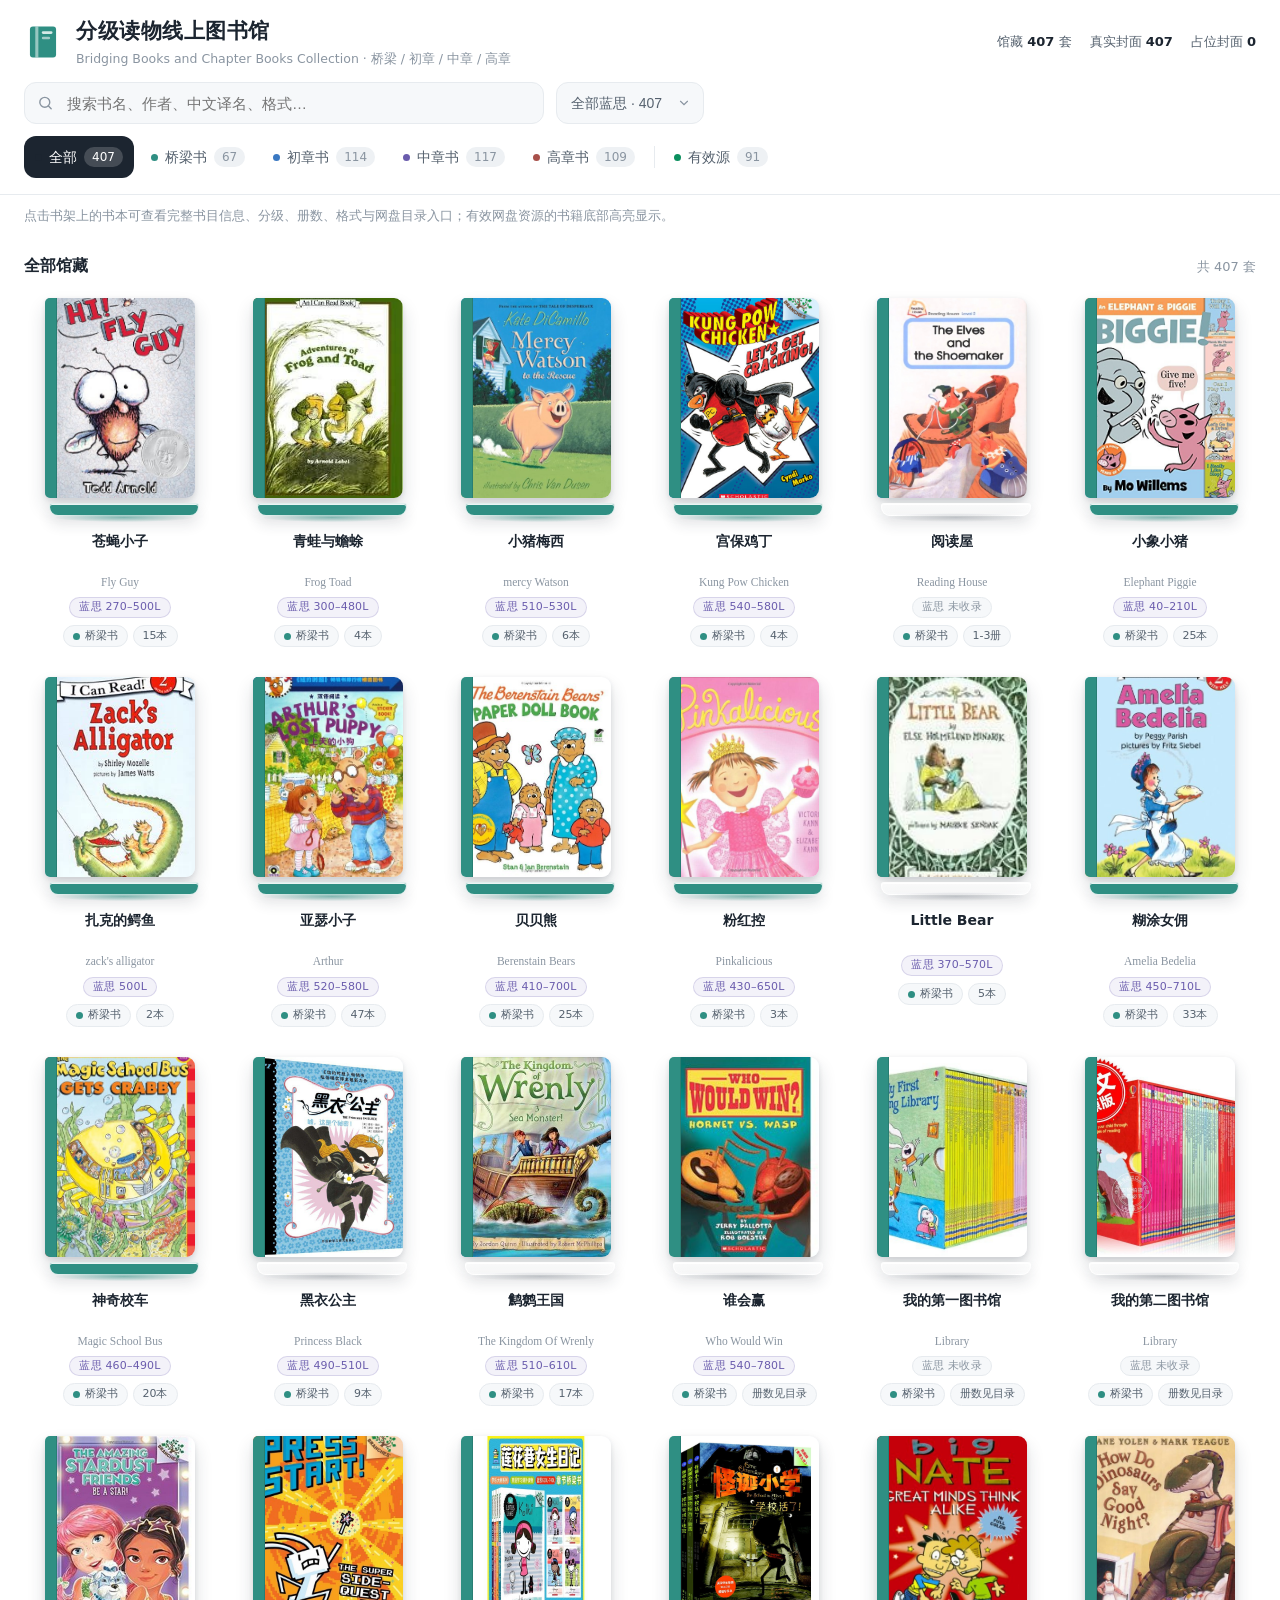
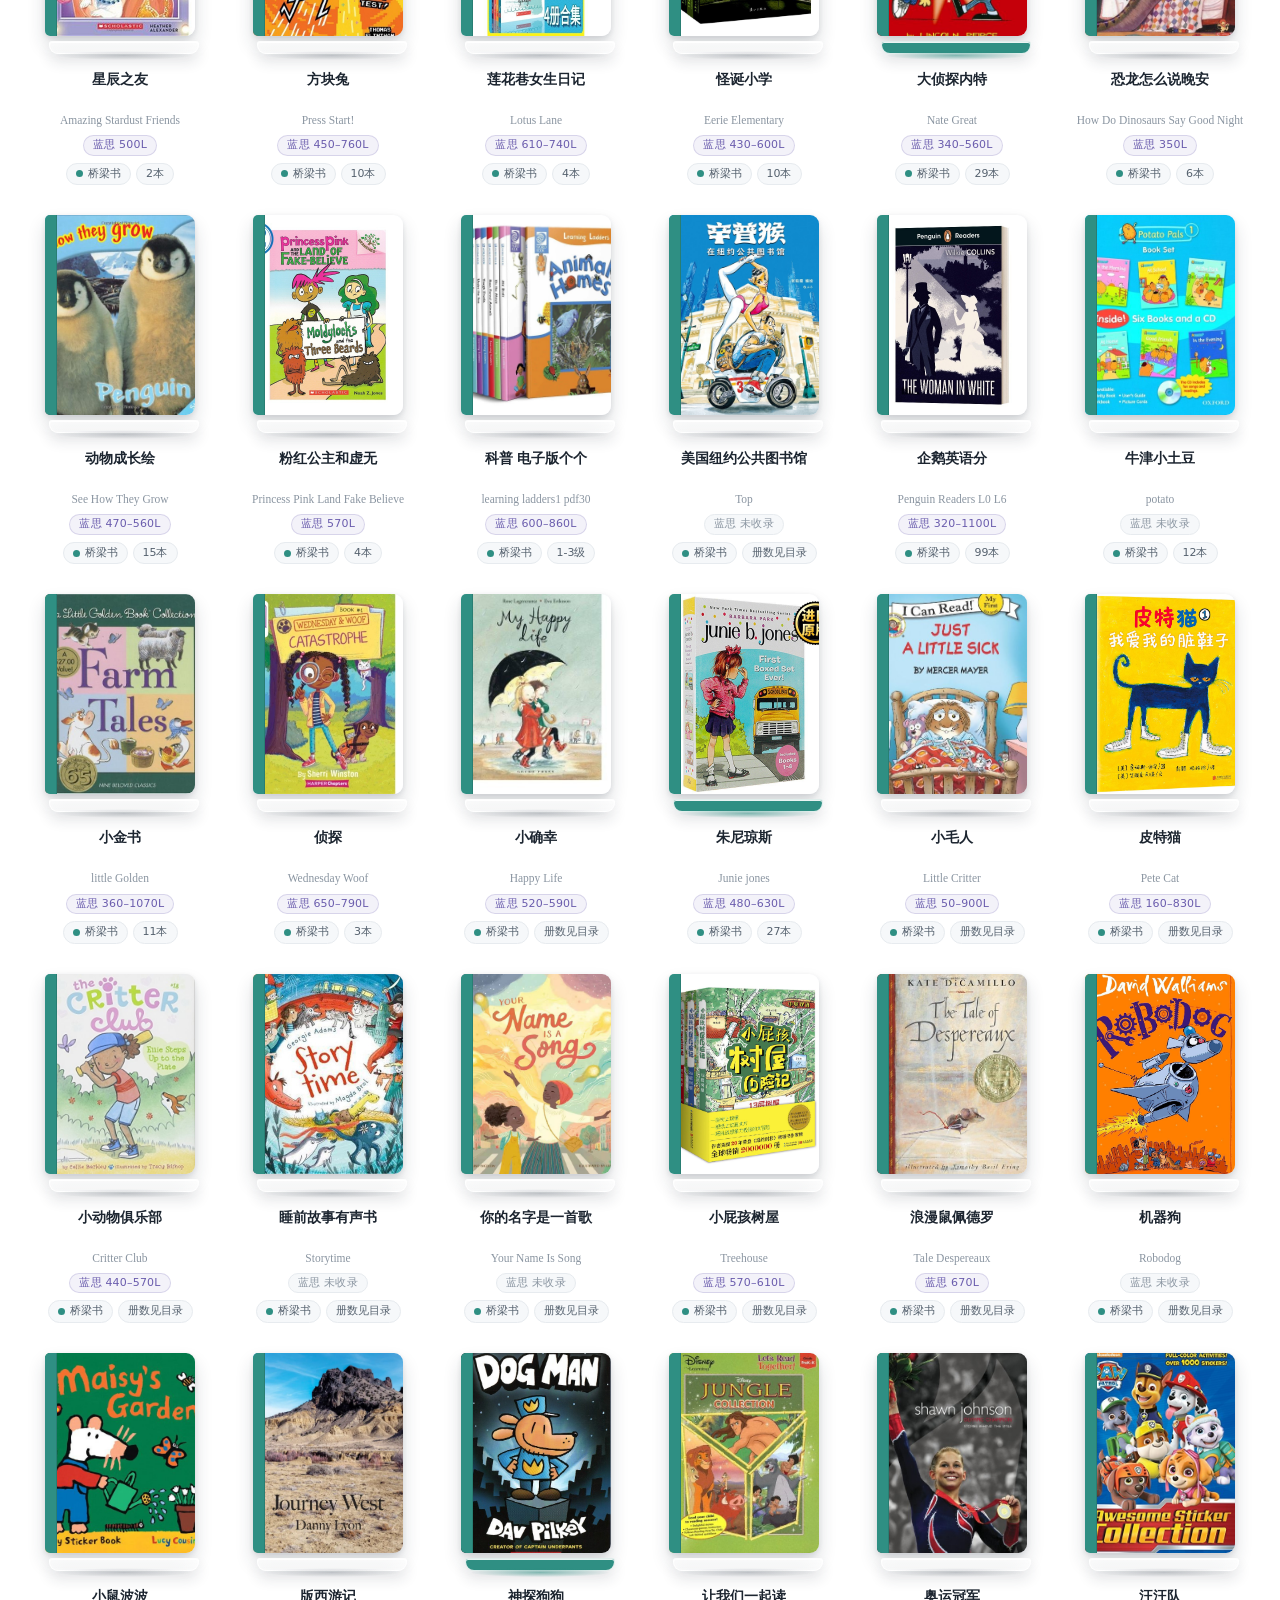
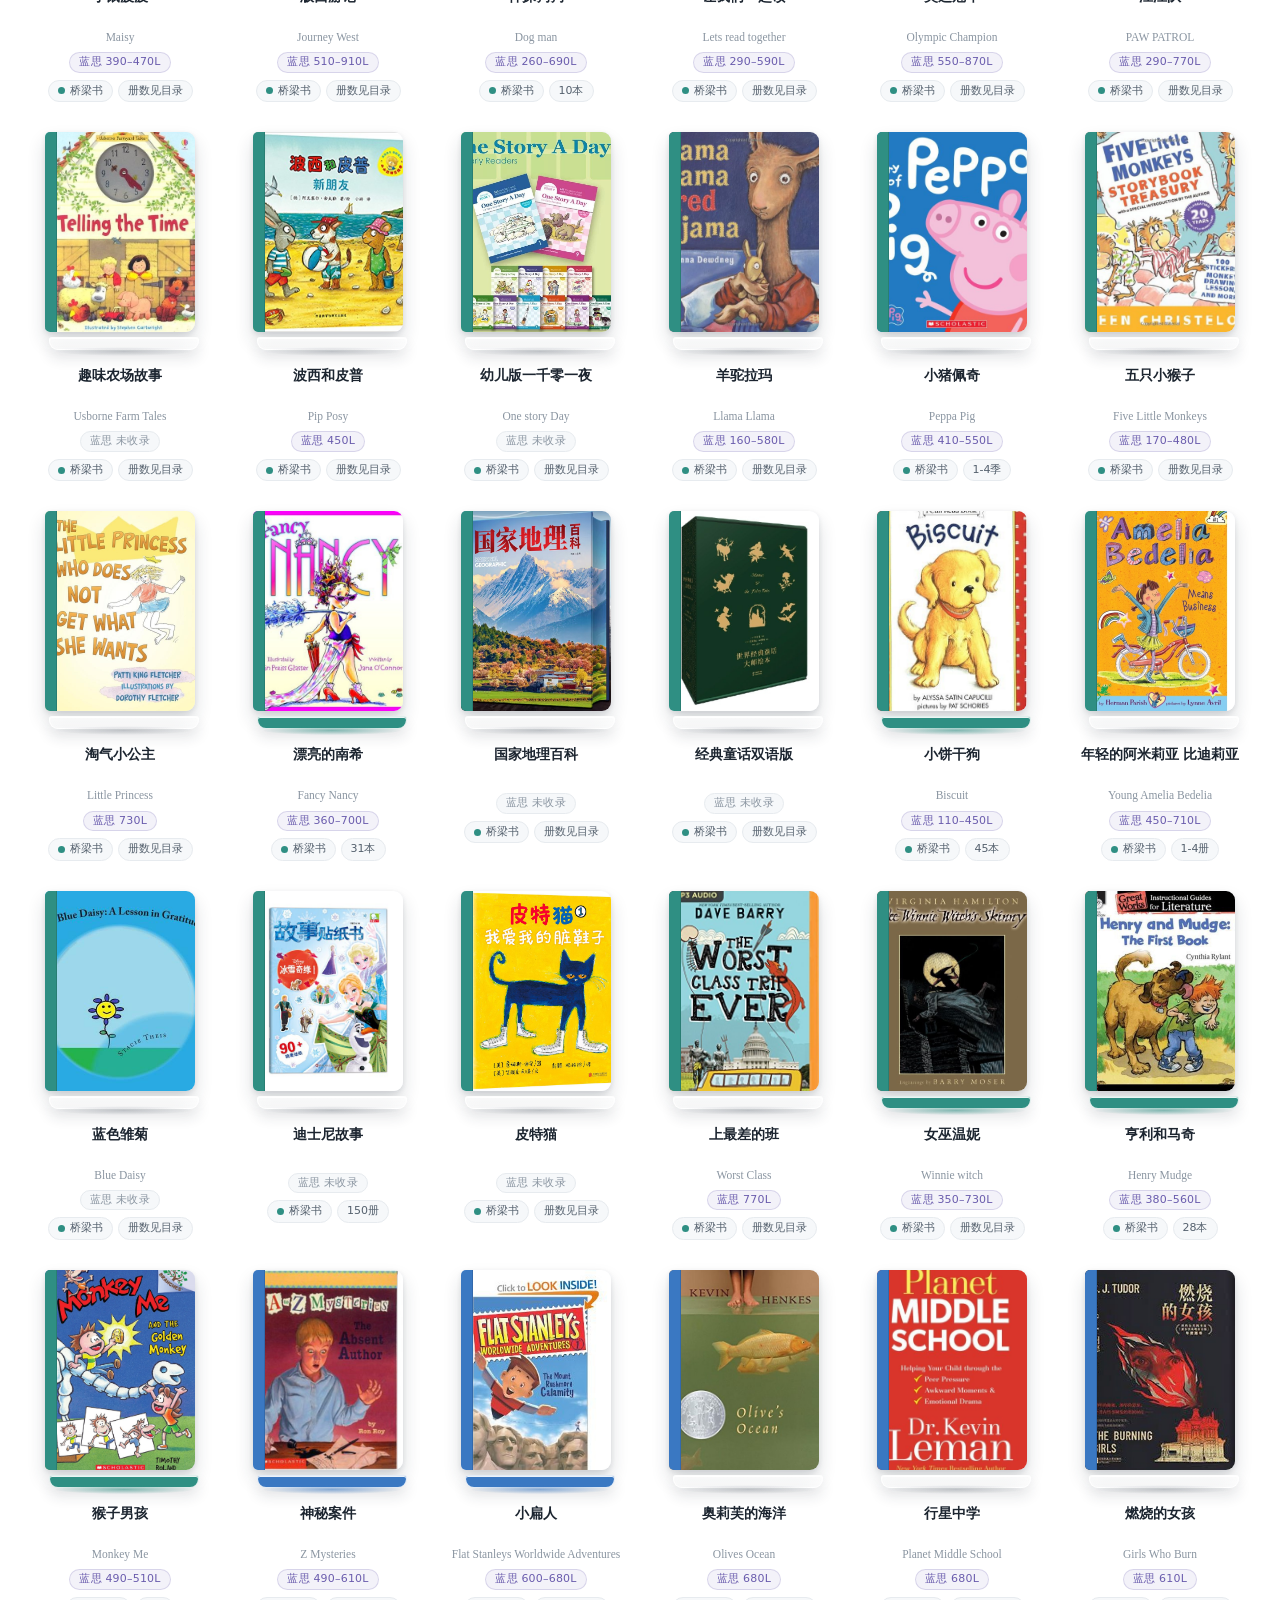
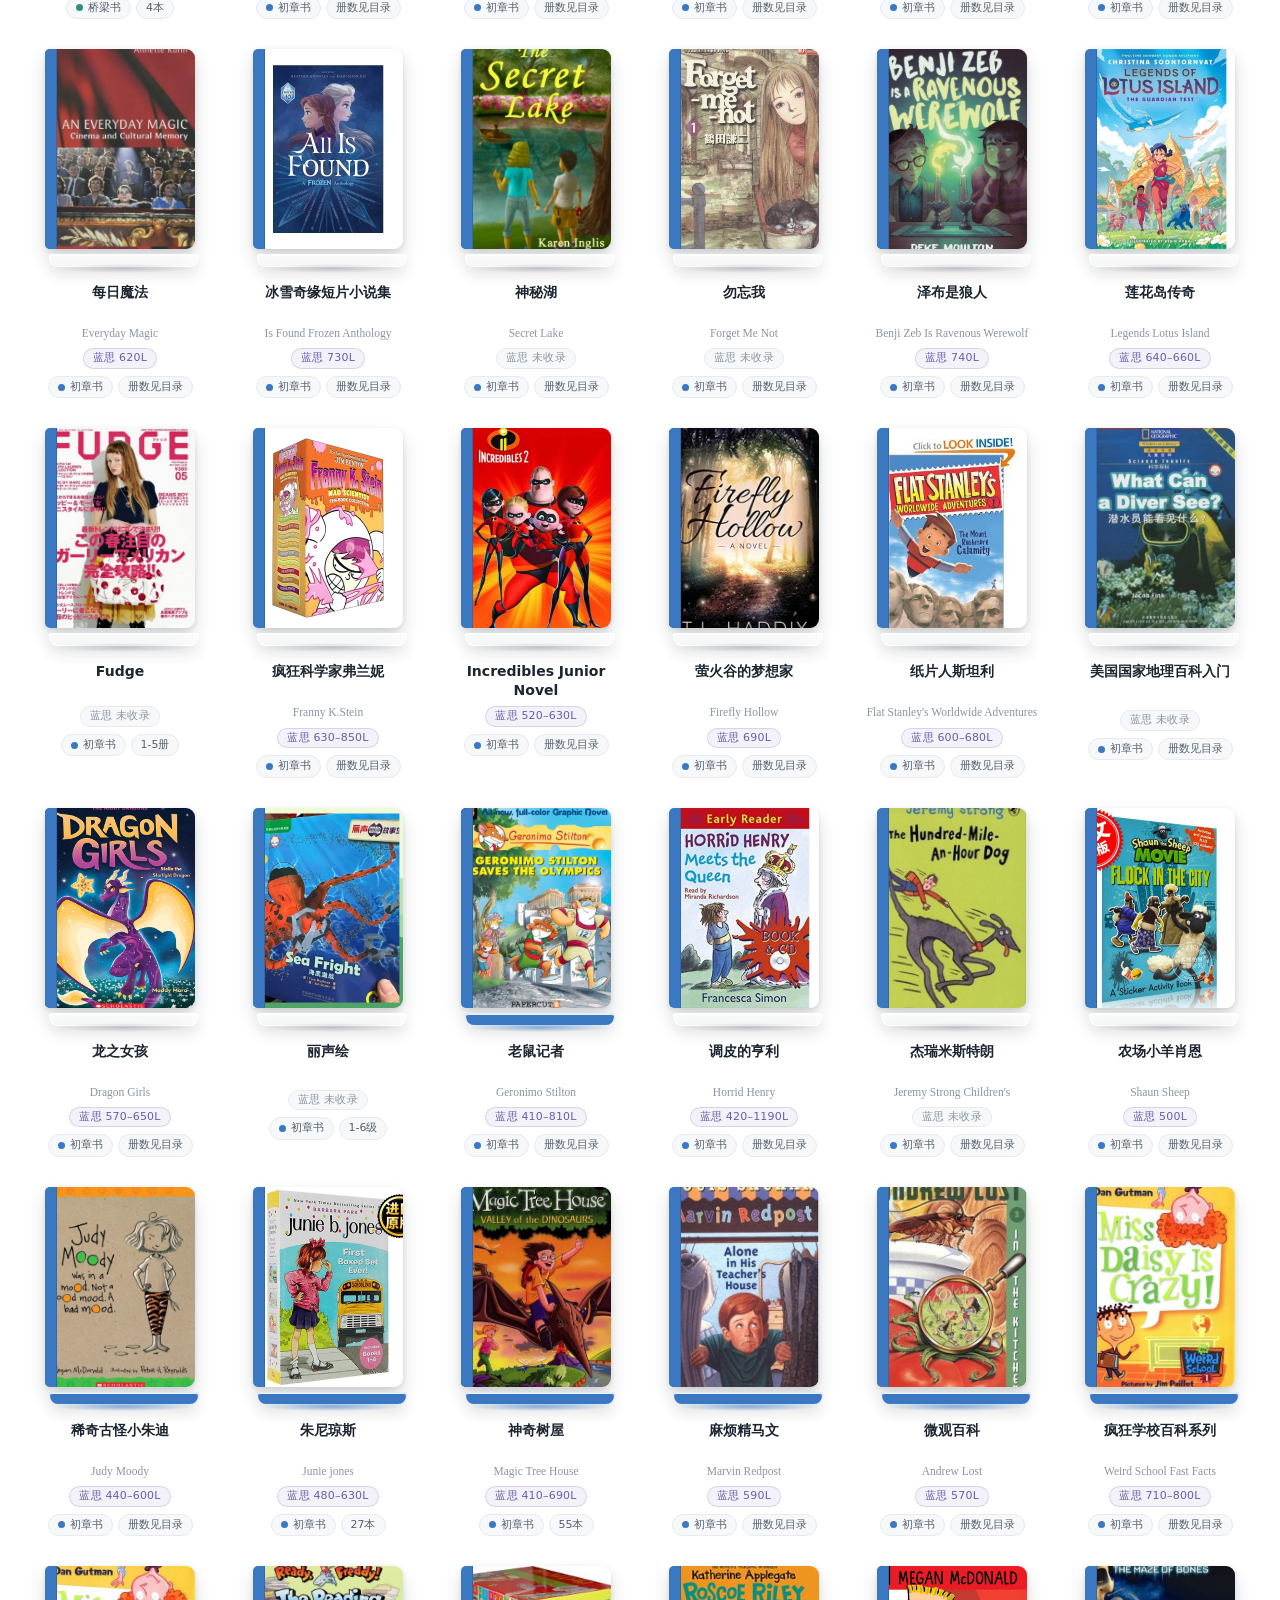
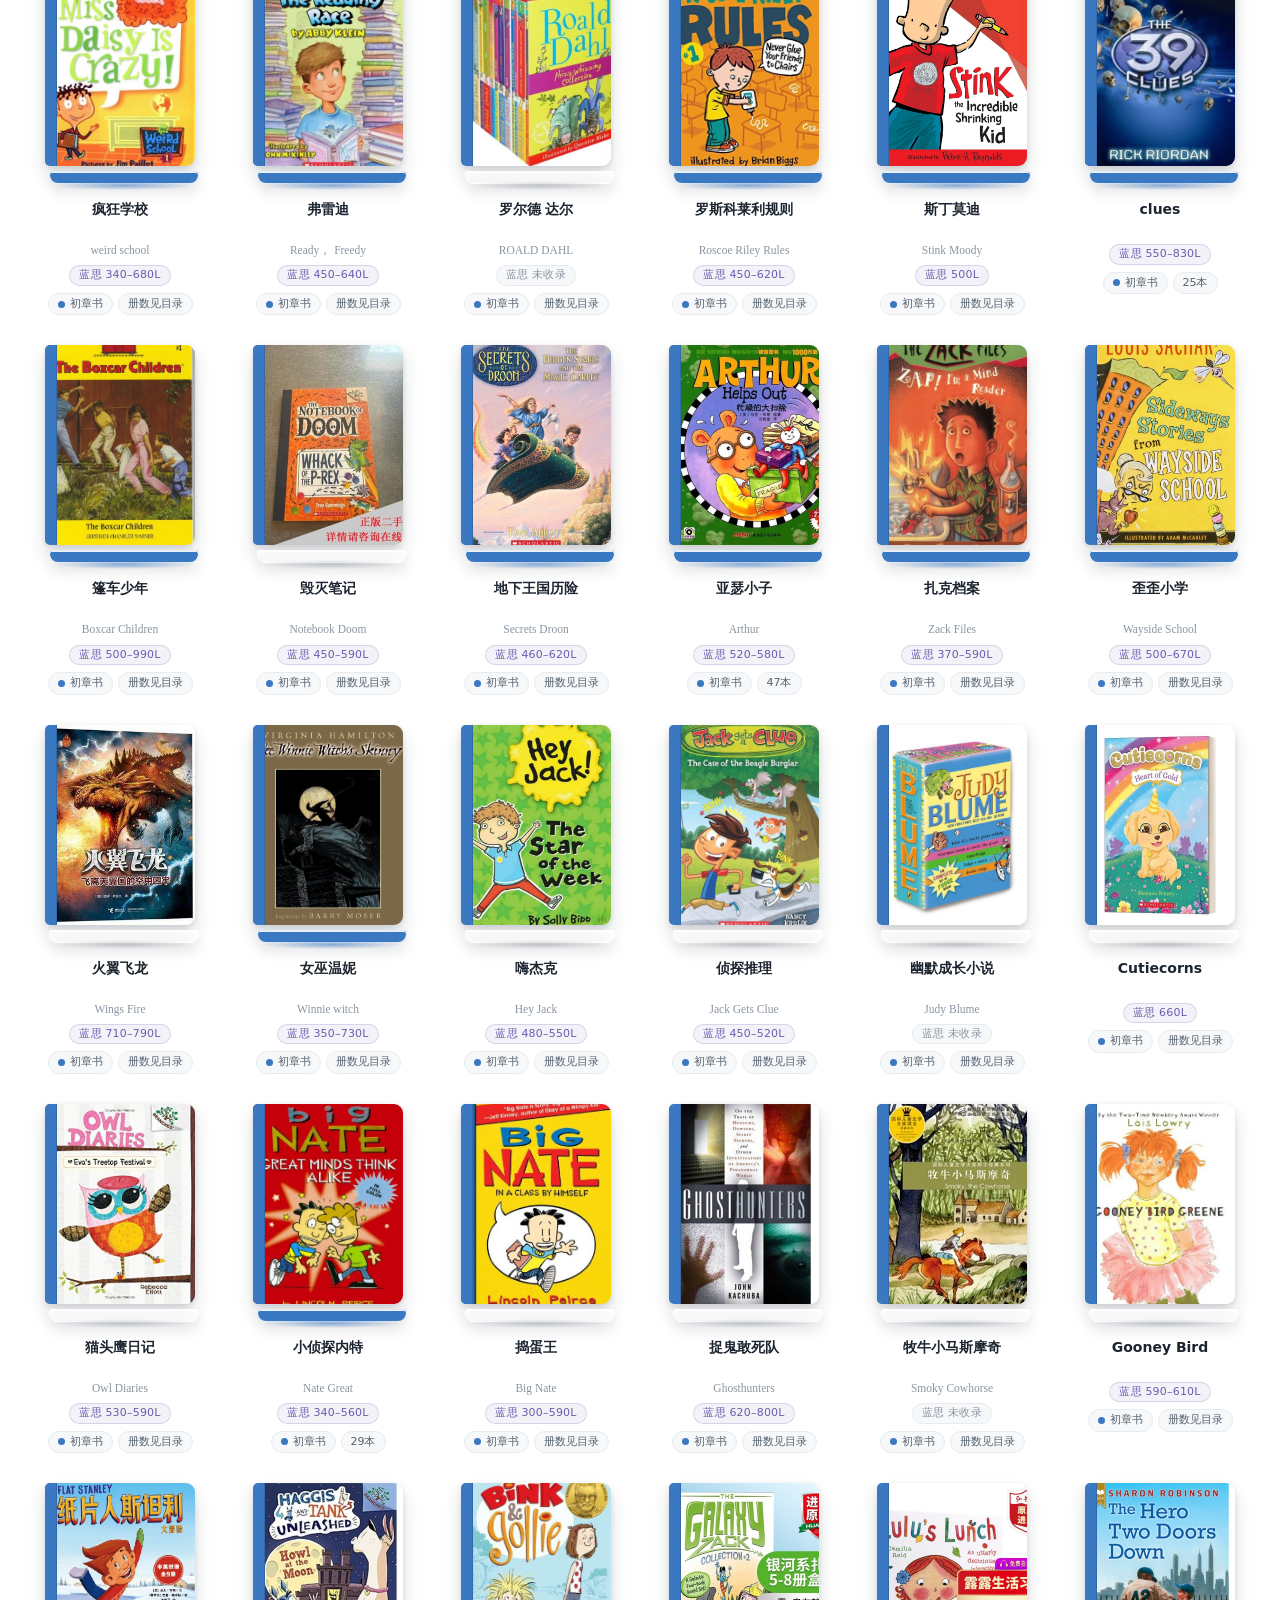
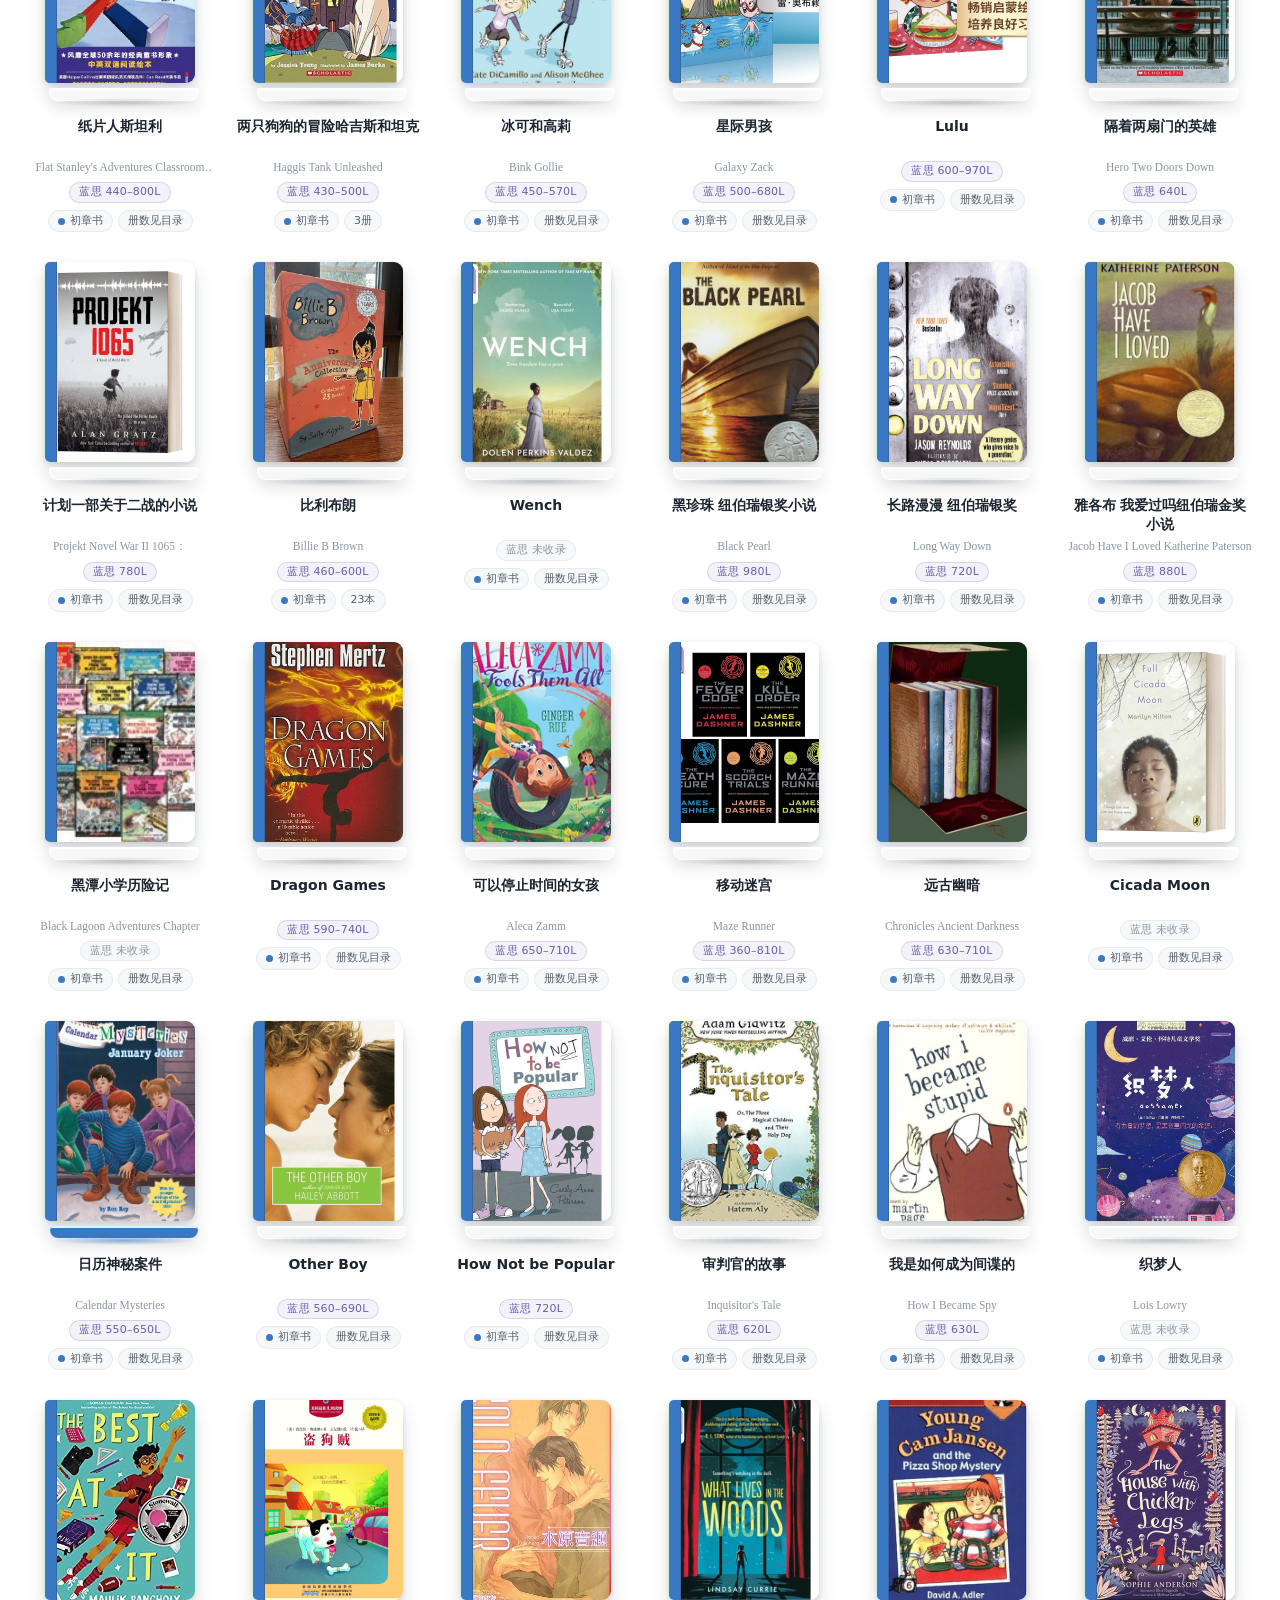
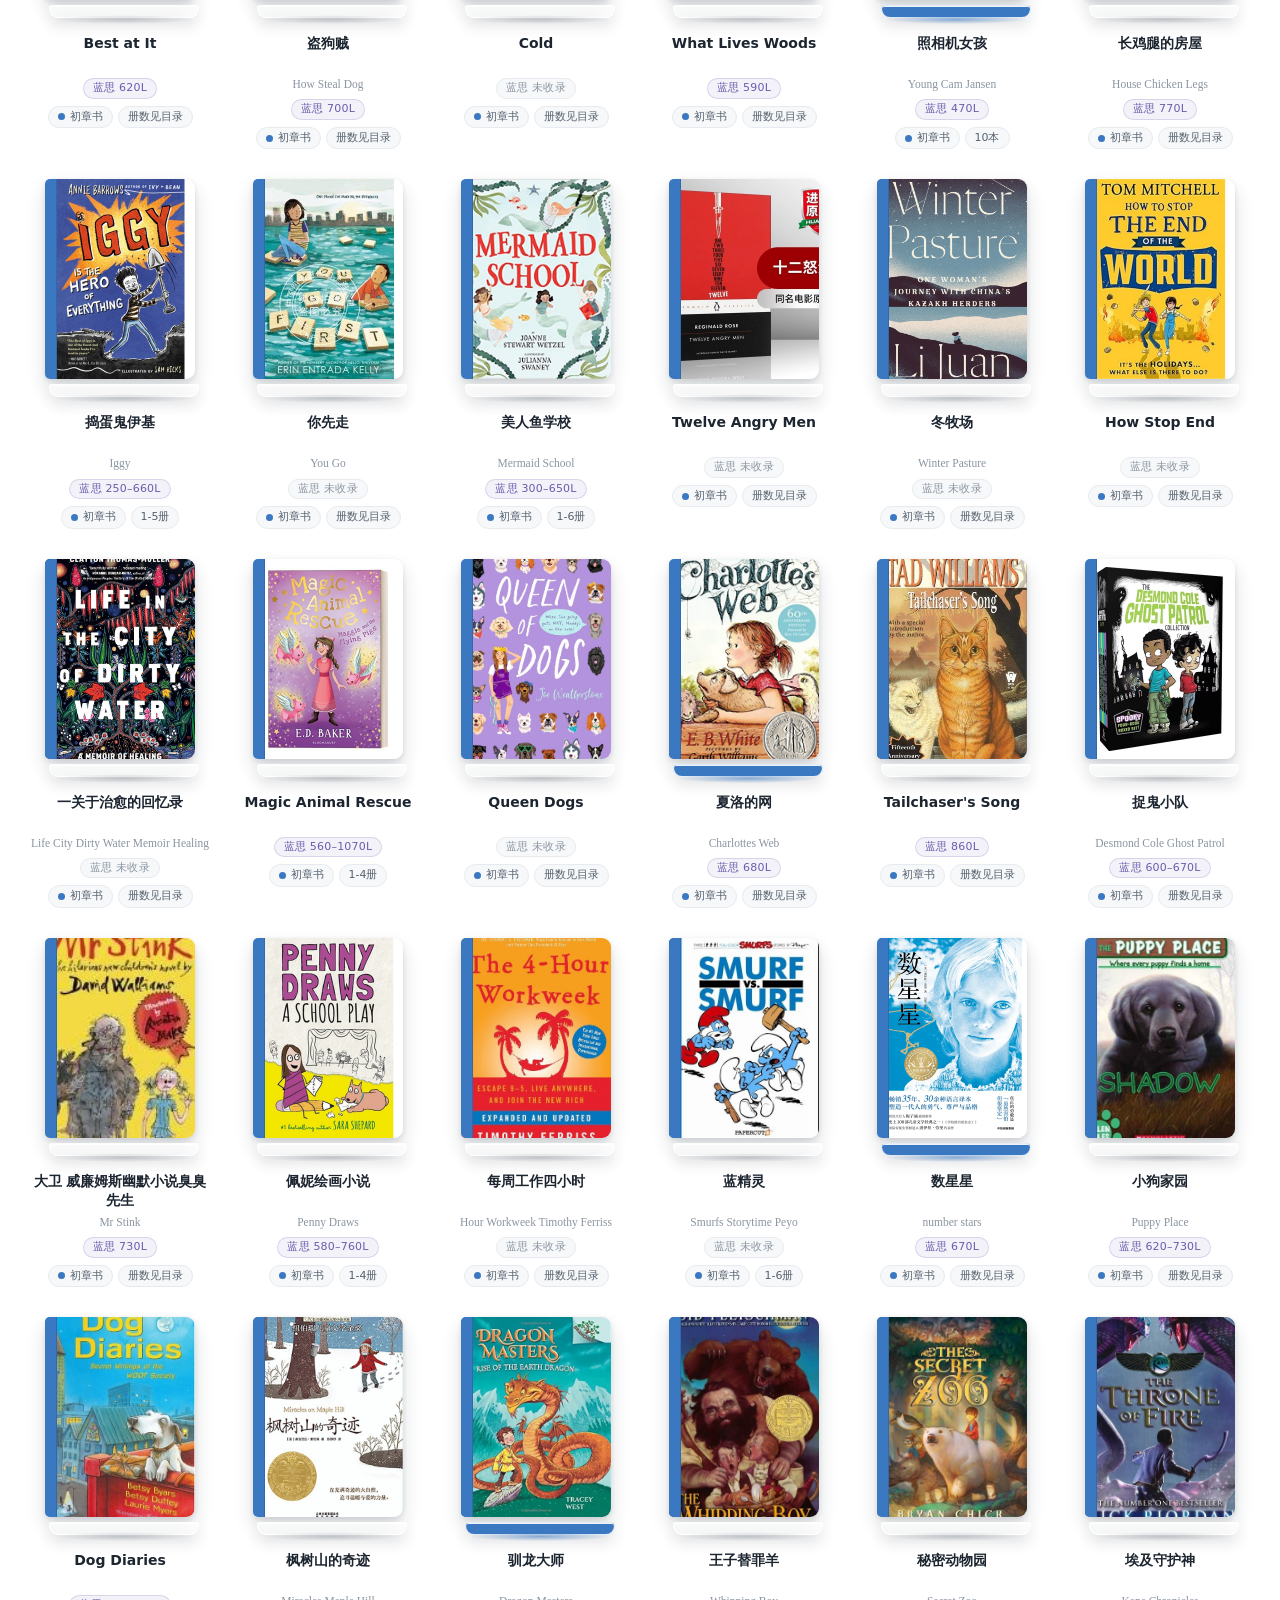
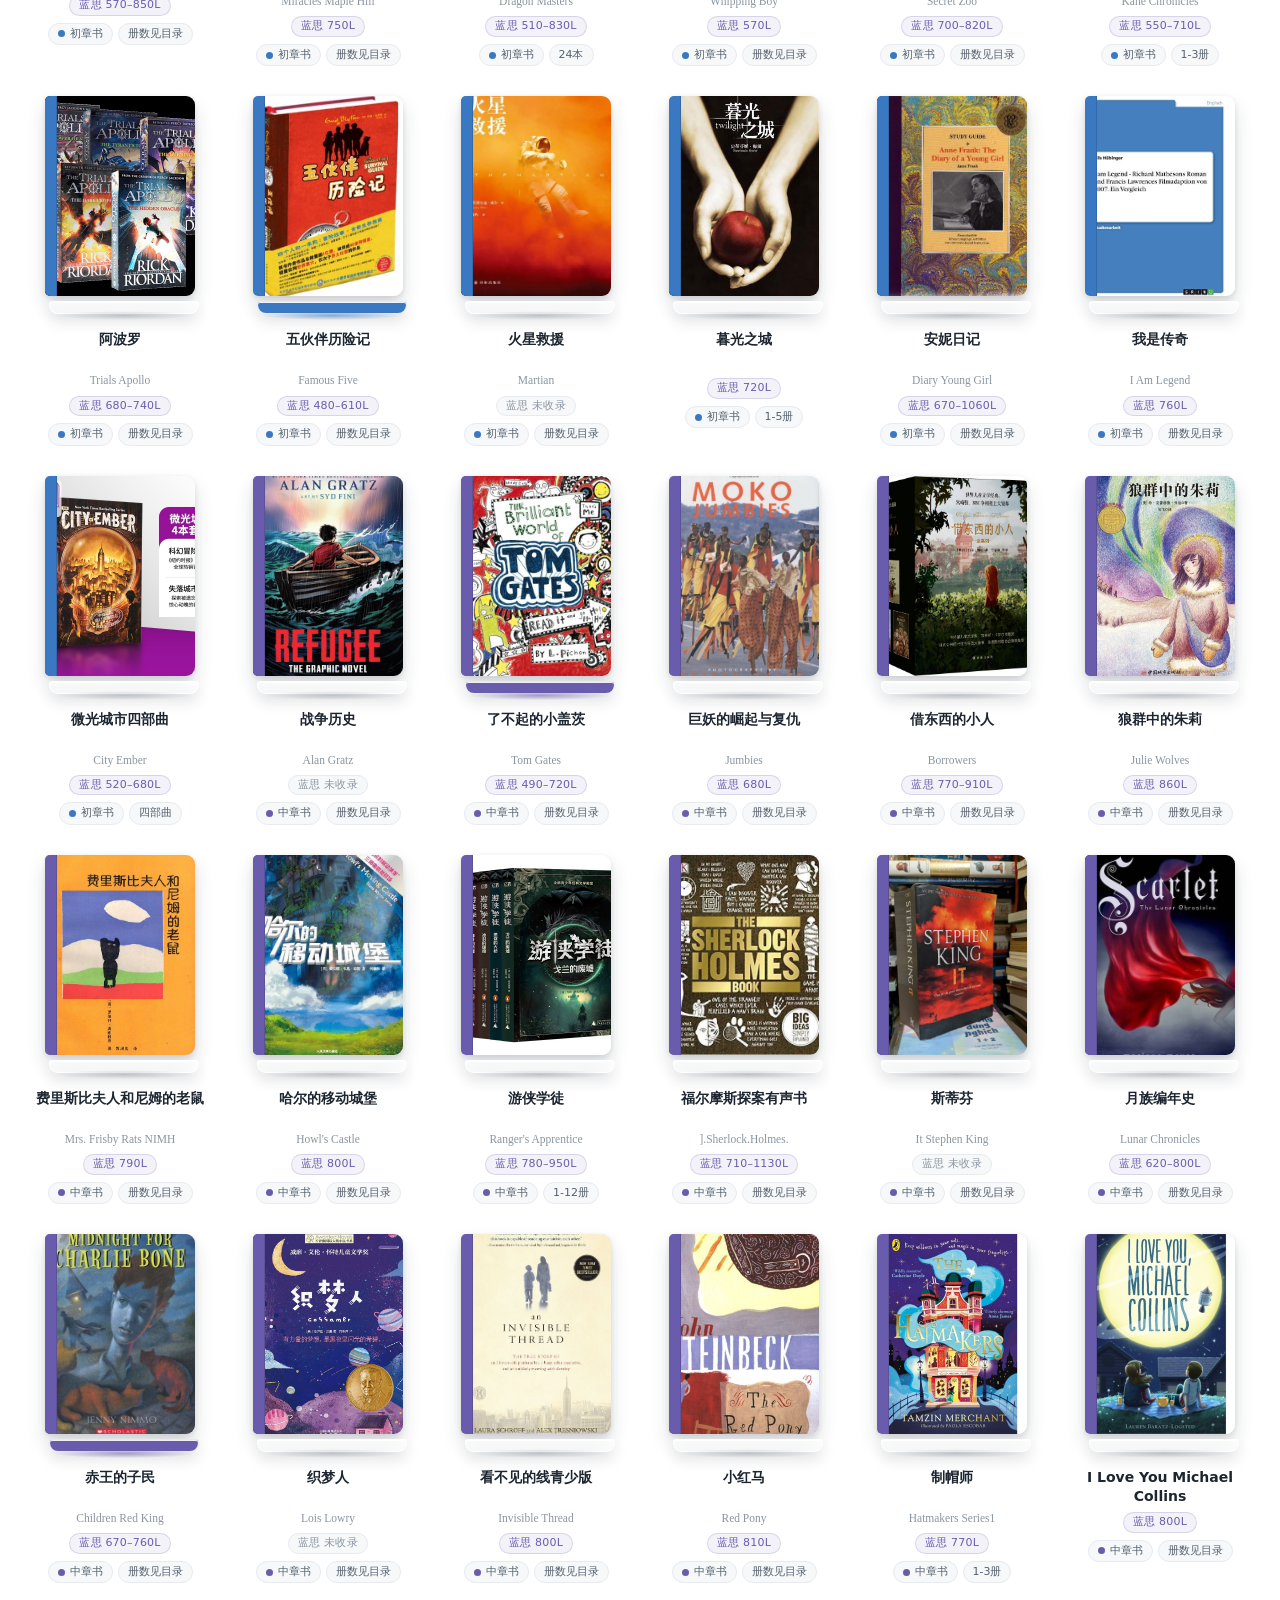
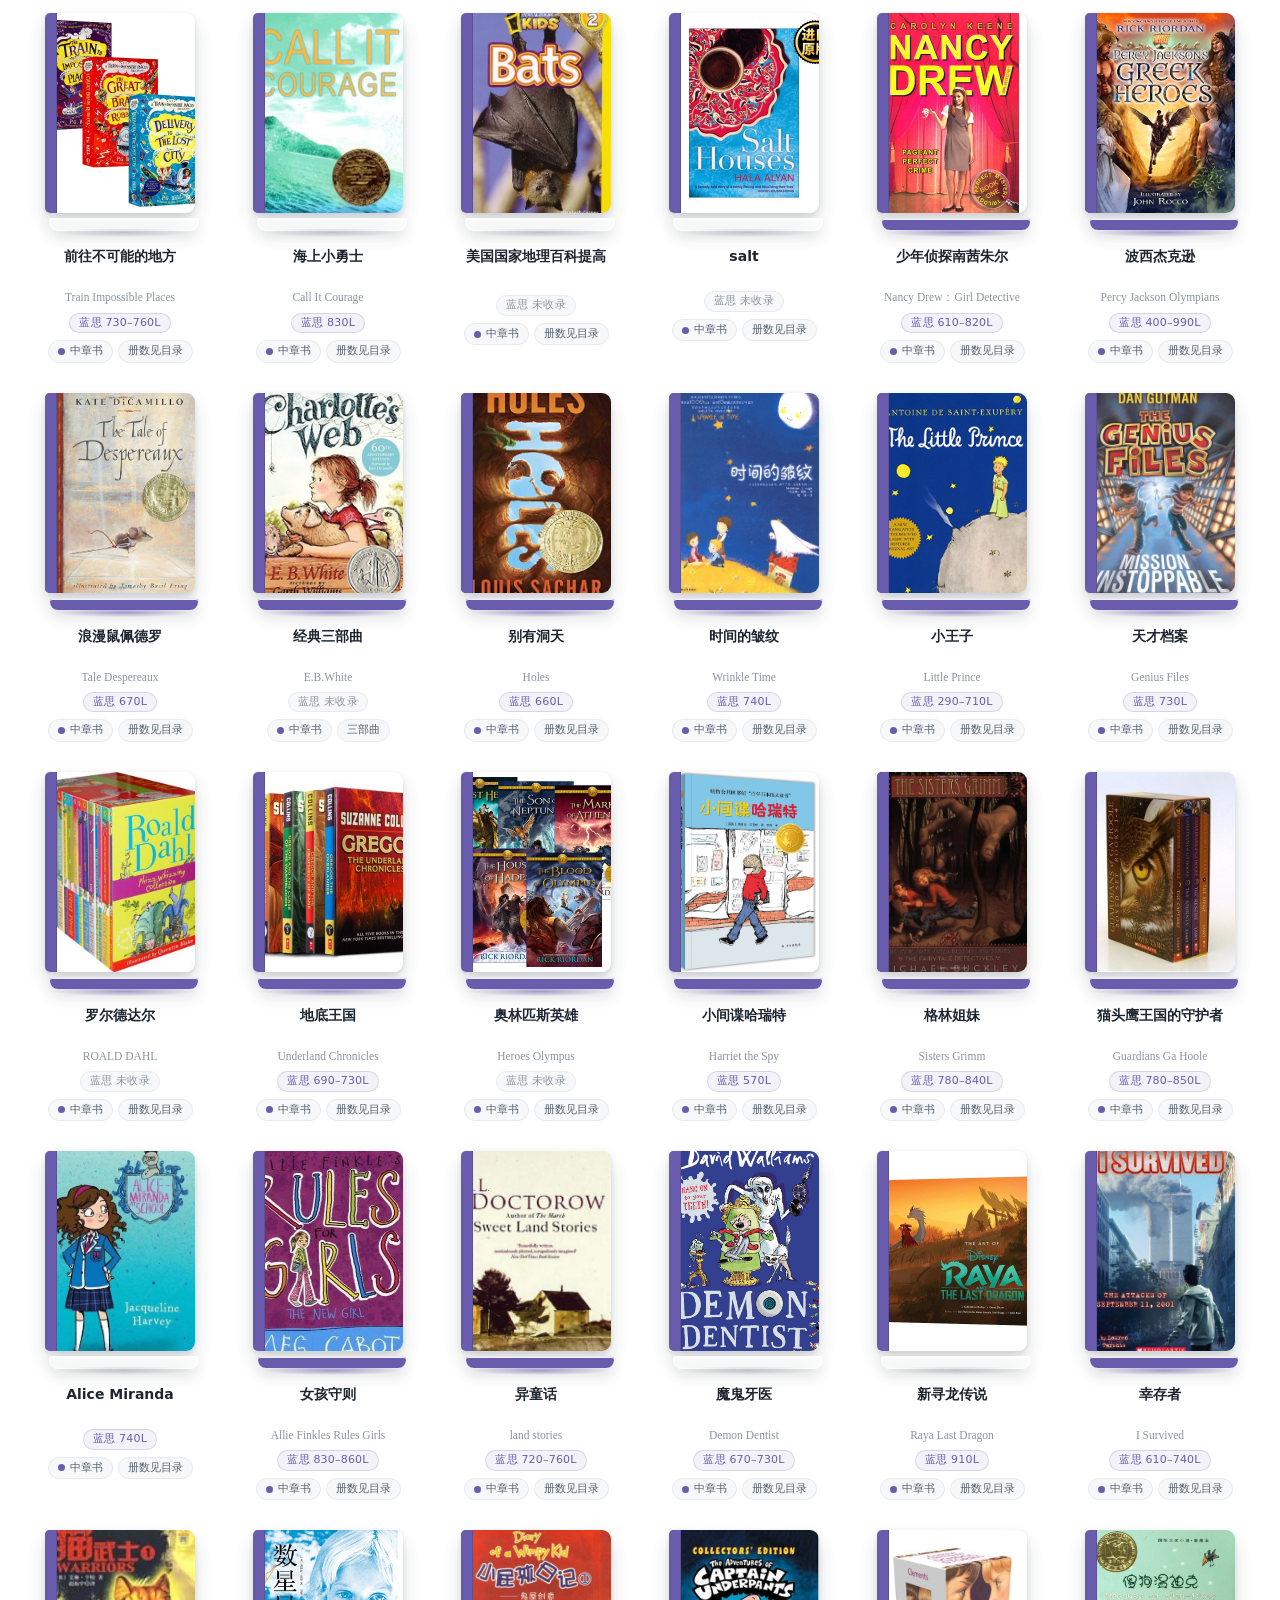
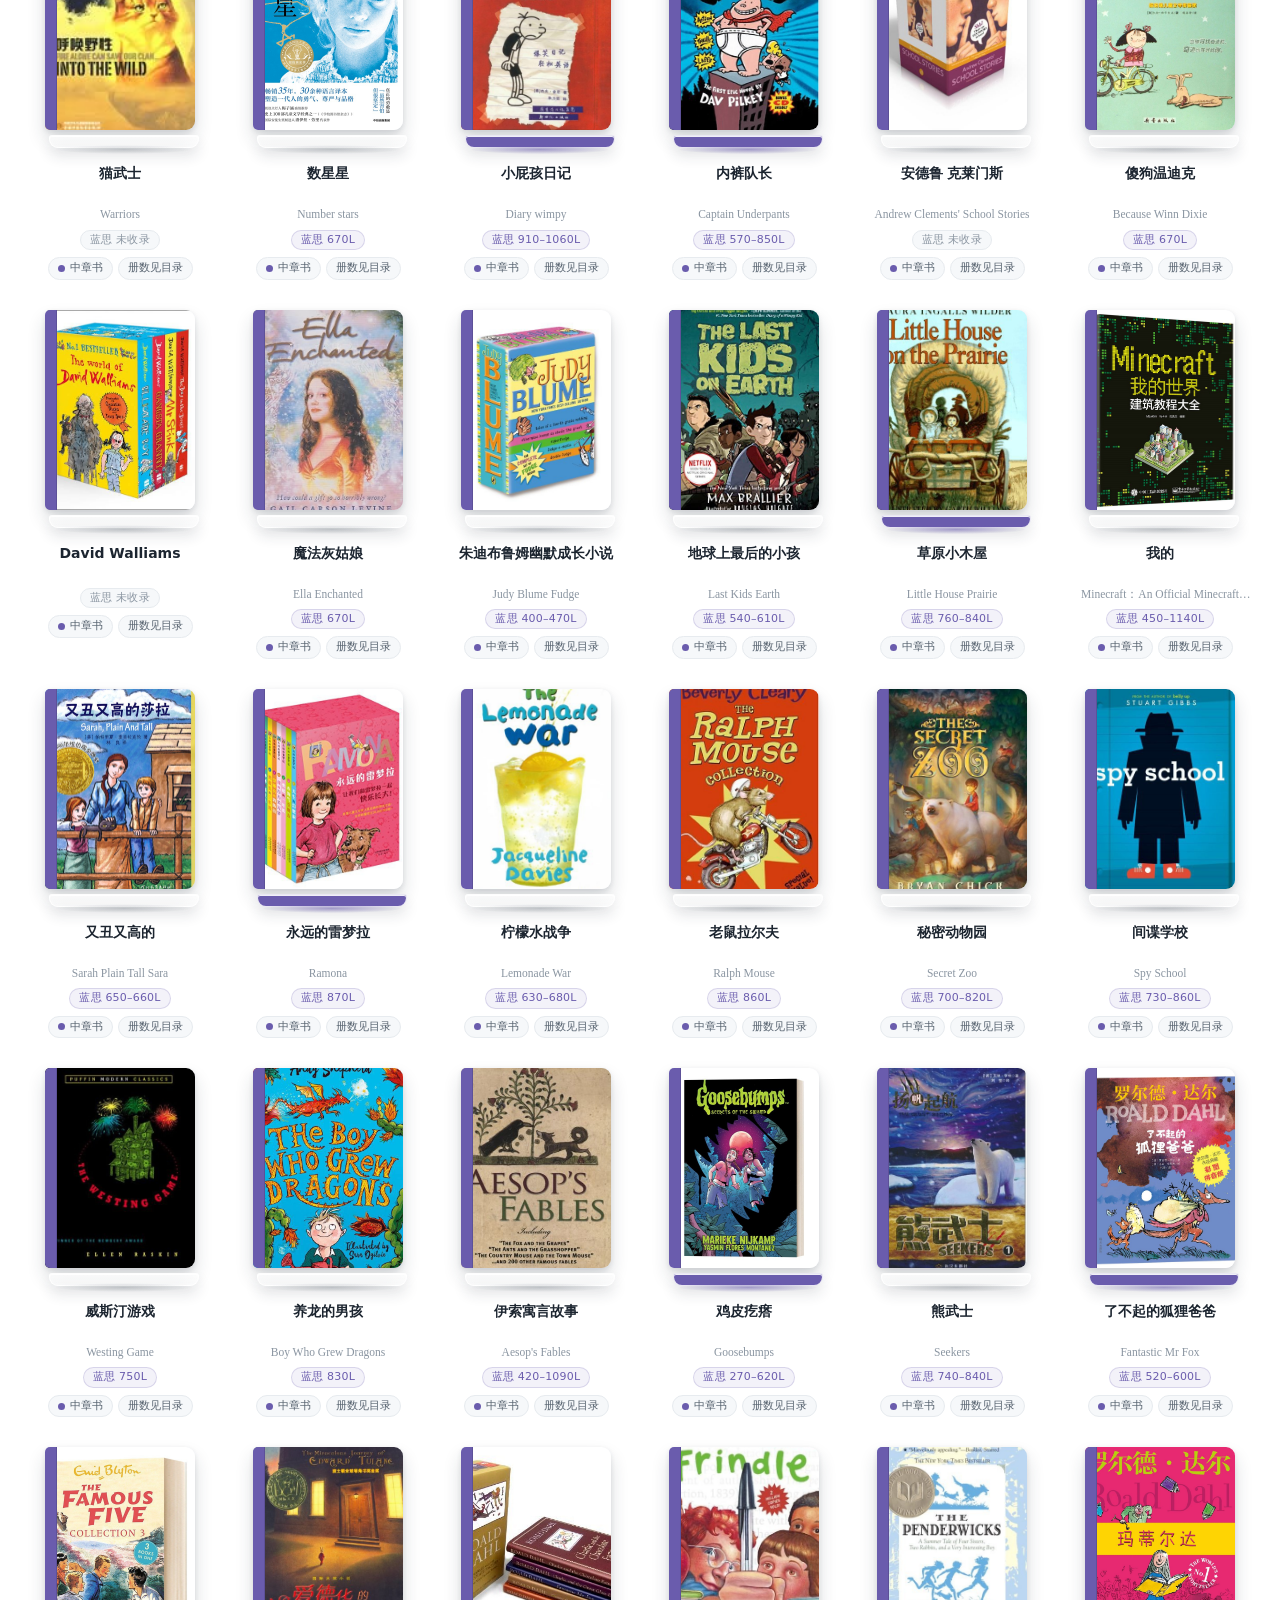
<file: index.html>
<!DOCTYPE html>
<html lang="zh-CN">
    <head>
        <meta charset="utf-8">
            <meta content="width=device-width, initial-scale=1" name="viewport">
                <title>
                    分级读物线上图书馆 · Bridging & Chapter Books
                </title>
                <link href="data:image/svg+xml,%3Csvg xmlns='http://www.w3.org/2000/svg' viewBox='0 0 32 32'%3E%3Crect x='6' y='4' width='20' height='24' rx='2' fill='%232f8f83'/%3E%3Crect x='10' y='4' width='2.4' height='24' fill='%23ffffff' opacity='.55'/%3E%3C/svg%3E" rel="icon"></link>
                <link rel="stylesheet" type="text/css" href="assets/main.css">
            </meta>
        </meta>
    </head>
    <body>
        <header class="top">
            <div class="top-inner">
                <div class="brand-row">
                    <svg aria-hidden="true" class="brand-mark" fill="none" viewbox="0 0 32 32">
                        <rect fill="#2f8f83" height="26" rx="2.5" width="22" x="5" y="3">
                        </rect>
                        <rect fill="#fff" height="26" opacity=".5" width="2.6" x="9.5" y="3">
                        </rect>
                        <rect fill="#fff" height="2.2" opacity=".8" rx="1.1" width="9" x="15" y="7">
                        </rect>
                        <rect fill="#fff" height="2.2" opacity=".55" rx="1.1" width="7" x="15" y="11.5">
                        </rect>
                    </svg>
                    <div class="brand">
                        <h1>
                            分级读物线上图书馆
                        </h1>
                        <p>
                            Bridging Books and Chapter Books Collection · 桥梁 / 初章 / 中章 / 高章
                        </p>
                    </div>
                    <div class="top-stats">
                        <span>
                            馆藏
                            <b id="stat-total">
                                0
                            </b>
                            套
                        </span>
                        <span>
                            真实封面
                            <b id="stat-match">
                                0
                            </b>
                        </span>
                        <span>
                            占位封面
                            <b id="stat-ph">
                                0
                            </b>
                        </span>
                    </div>
                </div>
                <div class="search-row">
                    <div class="search-box">
                        <svg fill="none" stroke="currentColor" stroke-linecap="round" stroke-width="2" viewbox="0 0 24 24">
                            <circle cx="11" cy="11" r="7">
                            </circle>
                            <path d="m20 20-3.8-3.8">
                            </path>
                        </svg>
                        <input aria-label="搜索书目" autocomplete="off" id="search" placeholder="搜索书名、作者、中文译名、格式…" type="search">
                        </input>
                    </div>
                    <div class="lx-filter">
                        <select aria-label="按蓝思值筛选" class="lx-select" id="lx">
                        </select>
                    </div>
                    <nav aria-label="分级筛选" class="tabs" id="tabs">
                    </nav>
                </div>
            </div>
        </header>
        <div class="toolbar-note">
            点击书架上的书本可查看完整书目信息、分级、册数、格式与网盘目录入口；有效网盘资源的书籍底部高亮显示。
        </div>
        <main>
            <div class="result-bar">
                <h2 id="result-title">
                    全部馆藏
                </h2>
                <span class="count" id="result-count">
                </span>
            </div>
            <section aria-live="polite" class="shelf-grid" id="grid">
            </section>
            <div class="empty" id="empty" style="display:none">
                <svg fill="none" stroke="currentColor" stroke-width="1.5" viewbox="0 0 24 24">
                    <path d="M4 5h16v14H4z">
                    </path>
                    <path d="M4 9h16M9 5v14">
                    </path>
                </svg>
                <p>
                    没有匹配到的书目，换个关键词试试。
                </p>
            </div>
        </main>
        <footer>
            <div class="inner">
                <div>
                    馆藏数据来自原网盘目录《Bridging Books and Chapter Books Collection》，分级沿用原始分类，未重新判定难度。
                </div>
                <div>
                    封面信息来源：豆瓣图书建议接口；本站不对保存数据的真实性负责，请勿用作商业行为！
                </div>
            </div>
        </footer>
        <button aria-label="返回顶部" class="to-top" id="to-top" type="button">
            <svg aria-hidden="true" fill="none" stroke="currentColor" stroke-linecap="round" stroke-linejoin="round" stroke-width="2" viewbox="0 0 24 24">
                <path d="M12 19V5">
                </path>
                <path d="m5 12 7-7 7 7">
                </path>
            </svg>
        </button>
        <div aria-labelledby="modal-title" aria-modal="true" class="overlay" id="overlay" role="dialog">
            <div class="modal" id="modal">
            </div>
        </div>
        <script src="data/books.js"></script>
        <script src="assets/main.js"></script>
    </body>
</html>
</file>
<file: assets/main.css>
:root {
  --ink: #1c2530;
  --ink-2: #55616e;
  --ink-3: #8a95a1;
  --line: #e7ebef;
  --paper: #ffffff;
  --paper-2: #f6f8fa;
  --teal: #2f8f83;
  --blue: #3a78c2;
  --indigo: #6a5cad;
  --rust: #a8504a;
  --shadow-book: 0 10px 18px rgba(31, 41, 55, .16), 0 2px 5px rgba(31, 41, 55, .10);
  --shadow-book-hover: 0 22px 34px rgba(31, 41, 55, .24), 0 6px 12px rgba(31, 41, 55, .12);
}

* {
  box-sizing: border-box;
  margin: 0;
  padding: 0
}

html {
  -webkit-text-size-adjust: 100%
}

body {
  background: var(--paper);
  color: var(--ink);
  font-family: "Segoe UI", "Microsoft YaHei", "PingFang SC", system-ui, -apple-system, sans-serif;
  min-height: 100vh;
  line-height: 1.5
}

button {
  font: inherit;
  color: inherit;
  cursor: pointer;
  background: none;
  border: none
}

a {
  color: inherit
}

header.top {
  position: sticky;
  top: 0;
  z-index: 40;
  background: #fff;
  border-bottom: 1px solid var(--line);
  transition: box-shadow .2s ease
}

header.top.scrolled {
  box-shadow: 0 6px 18px rgba(31, 41, 55, .10)
}

.top-inner {
  max-width: 1280px;
  margin: 0 auto;
  padding: 16px 24px 16px 24px
}

.brand-row {
  display: flex;
  align-items: center;
  gap: 14px;
  flex-wrap: wrap
}

.brand-mark {
  width: 38px;
  height: 38px;
  flex: none
}

.brand h1 {
  font-size: 21px;
  font-weight: 700;
  letter-spacing: .5px
}

.brand p {
  font-size: 12.5px;
  color: var(--ink-3);
  margin-top: 2px
}

.top-stats {
  margin-left: auto;
  display: flex;
  gap: 18px;
  font-size: 13px;
  color: var(--ink-2)
}

.top-stats b {
  color: var(--ink);
  font-weight: 700
}

.search-row {
  display: flex;
  align-items: center;
  gap: 12px;
  padding: 14px 0 0;
  flex-wrap: wrap
}

.search-box {
  position: relative;
  flex: 1 1 320px;
  max-width: 520px
}

.search-box svg {
  position: absolute;
  left: 13px;
  top: 50%;
  transform: translateY(-50%);
  width: 17px;
  height: 17px;
  color: var(--ink-3)
}

.search-box input {
  width: 100%;
  height: 42px;
  border: 1px solid var(--line);
  border-radius: 12px;
  background: var(--paper-2);
  padding: 0 14px 0 42px;
  font-size: 15px;
  outline: none;
  transition: border-color .15s, background .15s
}

.search-box input:focus {
  border-color: var(--blue);
  background: #fff
}

.tabs {
  display: flex;
  gap: 6px;
  flex-wrap: wrap
}

.tab {
  height: 42px;
  padding: 0 10px;
  border-radius: 12px;
  font-size: 14px;
  color: var(--ink-2);
  display: flex;
  align-items: center;
  gap: 7px;
  border: 1px solid transparent
}

.tab .cnt {
  font-size: 12px;
  color: var(--ink-3);
  background: #eef1f4;
  border-radius: 999px;
  padding: 1px 8px
}

.tab:hover {
  background: var(--paper-2)
}

.tab.active {
  background: var(--ink);
  color: #fff
}

.tab.active .cnt {
  background: rgba(255, 255, 255, .18);
  color: #fff
}

.tab-sep {
  width: 1px;
  height: 22px;
  background: var(--line);
  align-self: center;
  margin: 0 2px
}

.lx-filter {
  display: flex;
  align-items: center;
  gap: 8px;
  flex: none
}

.lx-label {
  font-size: 12.5px;
  color: var(--ink-3);
  white-space: nowrap
}

.lx-select {
  height: 42px;
  border: 1px solid var(--line);
  border-radius: 12px;
  background-color: var(--paper-2);
  background-image: url("data:image/svg+xml,%3Csvg xmlns='http://www.w3.org/2000/svg' viewBox='0 0 24 24' fill='none' stroke='%238a95a1' stroke-width='2' stroke-linecap='round'%3E%3Cpath d='m6 9 6 6 6-6'/%3E%3C/svg%3E");
  background-repeat: no-repeat;
  background-position: right 12px center;
  background-size: 14px;
  padding: 0 34px 0 14px;
  font-size: 14px;
  color: var(--ink-2);
  cursor: pointer;
  outline: none;
  appearance: none;
  -webkit-appearance: none;
  transition: border-color .15s, background-color .15s
}

.lx-select:focus {
  border-color: var(--blue);
  background-color: #fff
}

.lx-select.active {
  border-color: var(--ink);
  color: var(--ink);
  font-weight: 600;
  background-color: #fff
}

.toolbar-note {
  max-width: 1280px;
  margin: 12px auto 0;
  padding: 0 24px;
  font-size: 12.5px;
  color: var(--ink-3)
}

main {
  max-width: 1280px;
  margin: 0 auto;
  padding: 22px 24px 80px
}

.result-bar {
  display: flex;
  align-items: baseline;
  justify-content: space-between;
  gap: 12px;
  margin: 6px 0 20px;
  flex-wrap: wrap
}

.result-bar h2 {
  font-size: 16px;
  font-weight: 600
}

.result-bar .count {
  color: var(--ink-3);
  font-size: 13px
}

.shelf-grid {
  display: grid;
  gap: 30px 16px;
  grid-template-columns: repeat(auto-fill, minmax(176px, 1fr))
}

.book-card {
  display: flex;
  flex-direction: column;
  align-items: center;
  text-align: center;
  cursor: pointer;
  outline: none
}

.book-card:focus-visible .book {
  outline: 2px solid var(--blue);
  outline-offset: 4px
}

.book-wrap {
  position: relative;
  width: 150px
}

.book {
  position: relative;
  width: 150px;
  height: 200px;
  border-radius: 5px 9px 9px 5px;
  background: #f2f4f6;
  overflow: hidden;
  box-shadow: var(--shadow-book);
  transition: transform .26s cubic-bezier(.2, .7, .3, 1), box-shadow .26s
}

.book-card:hover .book,
.book-card:focus-visible .book {
  transform: translateY(-10px) rotate(-1.2deg);
  box-shadow: var(--shadow-book-hover)
}

.book img {
  width: 100%;
  height: 100%;
  object-fit: cover;
  display: block
}

.spine {
  position: absolute;
  left: 0;
  top: 0;
  bottom: 0;
  width: 12px;
  border-right: 1px solid rgba(0, 0, 0, .12)
}

.shelf-base {
  position: relative;
  width: 158px;
  height: 20px;
  margin: 2px auto 0
}

.shelf-base .ledge {
  position: absolute;
  left: 4px;
  right: 4px;
  top: 3px;
  height: 13px;
  border-radius: 3px 3px 9px 9px;
  background: linear-gradient(180deg, rgba(255, 255, 255, .72), rgba(255, 255, 255, .28));
  backdrop-filter: blur(7px);
  -webkit-backdrop-filter: blur(7px);
  border: 1px solid rgba(255, 255, 255, .85);
  box-shadow: inset 0 1px 0 rgba(255, 255, 255, .9), 0 8px 14px rgba(31, 41, 55, .12)
}

.shelf-base .shadow {
  position: absolute;
  left: 10px;
  right: 10px;
  bottom: -2px;
  height: 9px;
  border-radius: 50%;
  background: radial-gradient(ellipse at center, rgba(31, 41, 55, .20), rgba(31, 41, 55, 0) 70%)
}

.shelf-base.pan-hl .ledge {
  background: var(--hl)
}

.shelf-base.pan-hl .shadow {
  background: radial-gradient(ellipse at center, var(--hl), rgba(31, 41, 55, 0) 72%);
  opacity: .55
}

.book-card:hover .shelf-base.pan-hl .ledge {
  box-shadow: inset 0 1px 0 rgba(255, 255, 255, .95), 0 0 0 1px var(--hl), 0 0 18px 1px var(--hl), 0 11px 20px -4px var(--hl)
}

.book-card:focus-visible .shelf-base.pan-hl .ledge {
  outline: 2px solid var(--hl);
  outline-offset: 3px
}

.card-meta {
  margin-top: 12px;
  width: 100%;
  padding: 0 4px
}

.card-title {
  font-size: 14px;
  font-weight: 600;
  line-height: 1.35;
  display: -webkit-box;
  -webkit-line-clamp: 2;
  -webkit-box-orient: vertical;
  overflow: hidden;
  min-height: 38px
}

.card-sub {
  font-size: 11.5px;
  color: var(--ink-3);
  margin-top: 4px;
  display: -webkit-box;
  -webkit-line-clamp: 1;
  -webkit-box-orient: vertical;
  overflow: hidden;
  font-family: Georgia, "Times New Roman", serif
}

.card-lx {
  margin-top: 6px;
  display: flex;
  justify-content: center
}

.lx-chip {
  font-size: 11px;
  color: var(--indigo);
  background: rgba(106, 92, 173, .08);
  border: 1px solid rgba(106, 92, 173, .20);
  border-radius: 999px;
  padding: 1px 9px;
  white-space: nowrap;
  letter-spacing: .2px
}

.lx-chip.none {
  color: var(--ink-3);
  background: var(--paper-2);
  border-color: var(--line)
}

.chips {
  margin-top: 7px;
  display: flex;
  gap: 5px;
  justify-content: center;
  flex-wrap: wrap
}

.chip {
  font-size: 11px;
  color: var(--ink-2);
  background: var(--paper-2);
  border: 1px solid var(--line);
  border-radius: 999px;
  padding: 2px 9px
}

.chip.level-dot {
  display: inline-flex;
  align-items: center;
  gap: 5px
}

.dot {
  width: 7px;
  height: 7px;
  border-radius: 50%;
  display: inline-block
}

.empty {
  padding: 90px 20px;
  text-align: center;
  color: var(--ink-3)
}

.empty svg {
  width: 44px;
  height: 44px;
  margin: 0 auto 14px;
  color: #cfd6dd
}

.overlay {
  position: fixed;
  inset: 0;
  z-index: 60;
  background: rgba(28, 37, 48, .38);
  backdrop-filter: blur(4px);
  -webkit-backdrop-filter: blur(4px);
  display: none;
  align-items: center;
  justify-content: center;
  padding: 24px
}

.overlay.open {
  display: flex
}

.modal {
  background: #fff;
  border-radius: 18px;
  max-width: 860px;
  width: 100%;
  max-height: 88vh;
  overflow: auto;
  display: grid;
  grid-template-columns: 280px 1fr;
  box-shadow: 0 30px 70px rgba(15, 23, 42, .32);
  animation: pop .2s ease
}

@keyframes pop {
  from {
    opacity: 0;
    transform: translateY(14px)
  }

  to {
    opacity: 1;
    transform: none
  }
}

.modal-cover {
  padding: 30px 22px 22px;
  display: flex;
  flex-direction: column;
  align-items: center;
  gap: 14px;
  position: relative
}

.modal-cover .book {
  width: 210px;
  height: 280px
}

.modal-body {
  padding: 30px 28px 26px;
  border-left: 1px solid var(--line)
}

.modal-close {
  position: absolute;
  top: 14px;
  right: 14px;
  width: 36px;
  height: 36px;
  border-radius: 10px;
  display: flex;
  align-items: center;
  justify-content: center;
  color: var(--ink-2)
}

.modal-close:hover {
  background: var(--paper-2)
}

.modal-close svg {
  width: 18px;
  height: 18px
}

.level-badge {
  display: inline-flex;
  align-items: center;
  gap: 7px;
  font-size: 12.5px;
  font-weight: 600;
  border-radius: 999px;
  padding: 4px 12px
}

.modal h3 {
  font-size: 22px;
  margin: 14px 0 6px;
  line-height: 1.35
}

.modal .modal-en {
  font-family: Georgia, serif;
  font-size: 14.5px;
  color: var(--ink-2);
  margin-bottom: 18px
}

.info-grid {
  display: grid;
  grid-template-columns: 96px 1fr;
  gap: 10px 14px;
  font-size: 13.5px;
  margin: 18px 0
}

.info-grid dt {
  color: var(--ink-3)
}

.info-grid dd {
  color: var(--ink);
  word-break: break-word
}

.dir-path {
  font-family: Consolas, monospace;
  font-size: 12px;
  color: var(--ink-2);
  background: var(--paper-2);
  border: 1px solid var(--line);
  border-radius: 10px;
  padding: 10px 12px;
  word-break: break-all;
  line-height: 1.6
}

.db-panel {
  margin: 18px 0;
  border: 1px solid var(--line);
  border-radius: 14px;
  padding: 16px 18px;
  background: var(--paper-2)
}

.db-panel h4 {
  font-size: 13px;
  color: var(--ink-2);
  margin-bottom: 10px;
  display: flex;
  align-items: center;
  gap: 7px
}

.db-panel .db-title {
  font-size: 15px;
  font-weight: 600
}

.db-panel .db-meta {
  font-size: 12.5px;
  color: var(--ink-3);
  margin-top: 5px
}

.db-note {
  font-size: 12.5px;
  color: var(--ink-3);
  line-height: 1.6
}

.actions {
  display: flex;
  gap: 10px;
  flex-wrap: wrap;
  margin-top: 22px
}

.btn {
  display: inline-flex;
  align-items: center;
  gap: 8px;
  height: 42px;
  padding: 0 18px;
  border-radius: 12px;
  font-size: 14px;
  font-weight: 600;
  border: 1px solid var(--line);
  text-decoration: none
}

.btn svg {
  width: 15px;
  height: 15px
}

.btn-primary {
  background: var(--ink);
  color: #fff;
  border-color: var(--ink)
}

.btn-primary:hover {
  background: #000
}

.btn-ghost:hover {
  background: var(--paper-2)
}

.btn.disabled {
  opacity: .45;
  pointer-events: none
}

footer {
  border-top: 1px solid var(--line);
  padding: 24px 24px 34px;
  color: var(--ink-3);
  font-size: 12.5px
}

footer .inner {
  max-width: 1280px;
  margin: 0 auto;
  display: flex;
  justify-content: space-between;
  gap: 16px;
  flex-wrap: wrap;
  line-height: 1.7
}

.to-top {
  position: fixed;
  right: 22px;
  bottom: 26px;
  z-index: 30;
  width: 46px;
  height: 46px;
  border-radius: 14px;
  background: #fff;
  border: 1px solid var(--line);
  box-shadow: 0 10px 24px rgba(31, 41, 55, .16), 0 2px 6px rgba(31, 41, 55, .10);
  display: flex;
  align-items: center;
  justify-content: center;
  color: var(--ink-2);
  opacity: 0;
  visibility: hidden;
  transform: translateY(10px);
  pointer-events: none;
  transition: opacity .2s ease, transform .2s ease, visibility .2s, background-color .15s, border-color .15s, color .15s
}

.to-top.show {
  opacity: 1;
  visibility: visible;
  transform: none;
  pointer-events: auto
}

.to-top:hover {
  background: var(--ink);
  border-color: var(--ink);
  color: #fff
}

.to-top:focus-visible {
  outline: 2px solid var(--blue);
  outline-offset: 2px
}

.to-top svg {
  width: 20px;
  height: 20px
}

@media (max-width:460px) {
  .to-top {
    right: 14px;
    bottom: 18px;
    width: 42px;
    height: 42px;
    border-radius: 12px
  }
}

@media (max-width:900px) {
  .shelf-grid {
    grid-template-columns: repeat(4, 1fr)
  }
}

@media (max-width:680px) {
  .shelf-grid {
    grid-template-columns: repeat(3, 1fr)
  }

  .book {
    width: 128px;
    height: 171px
  }

  .book-wrap {
    width: 128px
  }

  .shelf-base {
    width: 136px
  }

  .top-stats {
    display: none
  }

  .modal {
    grid-template-columns: 1fr;
    max-height: 92vh
  }

  .modal-cover {
    padding: 24px 18px 6px
  }

  .modal-body {
    border-left: none;
    border-top: 1px solid var(--line)
  }

  .modal-cover .book {
    width: 170px;
    height: 227px
  }
}

@media (max-width:460px) {
  .shelf-grid {
    grid-template-columns: repeat(2, 1fr);
    gap: 26px 10px
  }

  main {
    padding: 16px 14px 70px
  }

  .top-inner {
    padding: 12px 14px 0
  }

  .book {
    width: 132px;
    height: 176px
  }

  .book-wrap {
    width: 132px
  }

  .shelf-base {
    width: 140px
  }

  .brand h1 {
    font-size: 18px
  }
}
</file>
